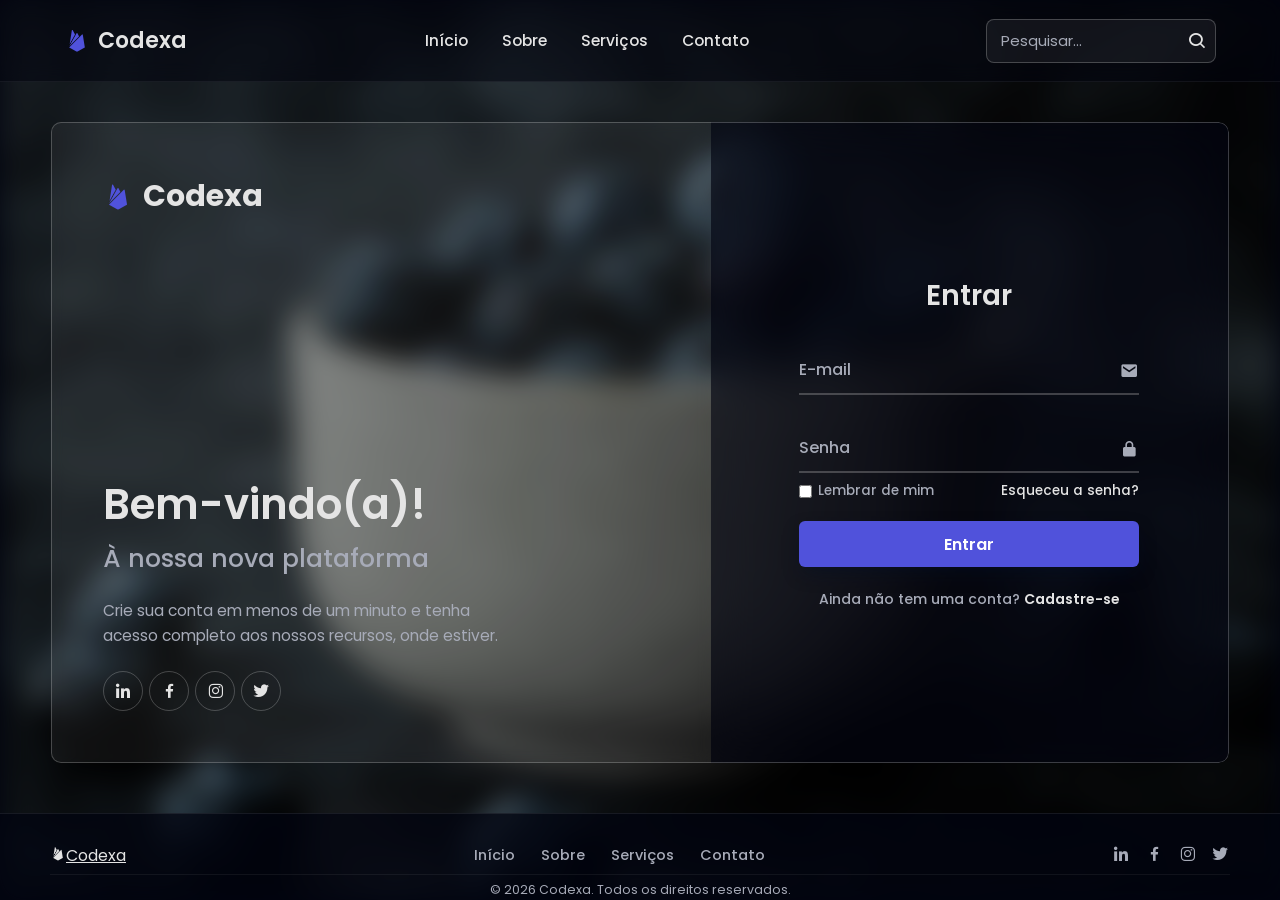
<file: index.html>
<!DOCTYPE html>
<html lang="pt-BR">

<head>
	<meta charset="UTF-8">
	<meta name="viewport" content="width=device-width, initial-scale=1.0">
	<title>Codexa — Entrar ou Criar Conta</title>
	<meta name="description" content="Acesse sua conta Codexa ou crie uma nova em segundos.">
	<link rel="preconnect" href="https://fonts.googleapis.com">
	<link href="https://fonts.googleapis.com/css2?family=Poppins:wght@400;500;600;700&display=swap" rel="stylesheet">
	<link href="https://unpkg.com/boxicons@2.1.4/css/boxicons.min.css" rel="stylesheet">
	<link rel="stylesheet" href="style/style.css">

	<link rel="icon" href="images/apple-touch-icon.png" sizes="any">
	<link rel="icon" type="image/png" sizes="32x32" href="images/background.jpg">
	<link rel="apple-touch-icon" href="images/favicon-32x32.png">
</head>

<body>

	<header class="header">
		<a href="index.html" class="logo"><i class='bx bxl-firebase'></i>Codexa</a>

		<nav class="navbar">
			<a href="index.html" aria-current="page">Início</a>
			<a href="sobre.html">Sobre</a>
			<a href="servicos.html">Serviços</a>
			<a href="contato.html">Contato</a>
		</nav>

		<form action="#" class="search-bar">
			<input type="text" placeholder="Pesquisar..." aria-label="Pesquisar">
			<button type="submit" aria-label="Buscar"><i class="bx bx-search"></i></button>
		</form>

		<button class="menu-toggle" id="menuToggle" aria-label="Abrir menu" aria-expanded="false">
			<i class='bx bx-menu'></i>
		</button>
	</header>

	<div class="mobile-nav" id="mobileNav">
		<a href="index.html" aria-current="page">Início</a>
		<a href="sobre.html">Sobre</a>
		<a href="servicos.html">Serviços</a>
		<a href="contato.html">Contato</a>
		<form action="#" class="search-bar search-bar-mobile">
			<input type="text" placeholder="Pesquisar..." aria-label="Pesquisar">
			<button type="submit" aria-label="Buscar"><i class="bx bx-search"></i></button>
		</form>
	</div>

	<div class="background"></div>

	<main class="container">
		<div class="content">
			<h2 class="logo"><i class='bx bxl-firebase'></i>Codexa</h2>

			<div class="text-sci">
				<h1>Bem-vindo(a)!<br><span>À nossa nova plataforma</span></h1>
				<p>Crie sua conta em menos de um minuto e tenha acesso completo aos nossos recursos, onde estiver.</p>

				<div class="social-icons">
					<a href="#" aria-label="LinkedIn"><i class="bx bxl-linkedin"></i></a>
					<a href="#" aria-label="Facebook"><i class="bx bxl-facebook"></i></a>
					<a href="#" aria-label="Instagram"><i class="bx bxl-instagram"></i></a>
					<a href="#" aria-label="Twitter"><i class="bx bxl-twitter"></i></a>
				</div>
			</div>
		</div>

		<div class="logreg-box" id="logregBox">
			<div class="form-box login">
				<form action="#" novalidate>
					<h2>Entrar</h2>

					<div class="input-box">
						<span class="icon"><i class='bx bxs-envelope'></i></span>
						<input type="email" id="loginEmail" placeholder=" " required>
						<label for="loginEmail">E-mail</label>
						<span class="error-msg">Informe um e-mail válido.</span>
					</div>

					<div class="input-box">
						<span class="icon toggle-password"><i class='bx bxs-lock-alt'></i></span>
						<input type="password" id="loginPassword" placeholder=" " required minlength="6">
						<label for="loginPassword">Senha</label>
						<span class="error-msg">A senha deve ter no mínimo 6 caracteres.</span>
					</div>

					<div class="remember-forgot">
						<label><input type="checkbox"> Lembrar de mim</label>
						<a href="#">Esqueceu a senha?</a>
					</div>

					<button type="submit" class="btn">Entrar</button>

					<div class="login-register">
						<p>Ainda não tem uma conta? <a href="#" class="register-link">Cadastre-se</a></p>
					</div>
				</form>
			</div>

			<div class="form-box register">
				<form action="#" novalidate>
					<h2>Criar conta</h2>

					<div class="input-box">
						<span class="icon"><i class='bx bxs-user'></i></span>
						<input type="text" id="registerName" placeholder=" " required>
						<label for="registerName">Nome</label>
						<span class="error-msg">Informe seu nome.</span>
					</div>

					<div class="input-box">
						<span class="icon"><i class='bx bxs-envelope'></i></span>
						<input type="email" id="registerEmail" placeholder=" " required>
						<label for="registerEmail">E-mail</label>
						<span class="error-msg">Informe um e-mail válido.</span>
					</div>

					<div class="input-box">
						<span class="icon toggle-password"><i class='bx bxs-lock-alt'></i></span>
						<input type="password" id="registerPassword" placeholder=" " required minlength="6">
						<label for="registerPassword">Senha</label>
						<span class="error-msg">A senha deve ter no mínimo 6 caracteres.</span>
					</div>

					<div class="remember-forgot">
						<label><input type="checkbox" required> Concordo com os termos e condições</label>
					</div>

					<button type="submit" class="btn">Cadastrar</button>

					<div class="login-register">
						<p>Já tem uma conta? <a href="#" class="login-link">Entrar</a></p>
					</div>
				</form>
			</div>
		</div>
	</main>

	<footer class="site-footer">
		<div class="footer-inner">
			<a href="index.html" class="logo"><i class='bx bxl-firebase'></i>Codexa</a>
			<nav class="footer-links">
				<a href="index.html">Início</a>
				<a href="sobre.html">Sobre</a>
				<a href="servicos.html">Serviços</a>
				<a href="contato.html">Contato</a>
			</nav>
			<div class="footer-socials">
				<a href="#" aria-label="LinkedIn"><i class="bx bxl-linkedin"></i></a>
				<a href="#" aria-label="Facebook"><i class="bx bxl-facebook"></i></a>
				<a href="#" aria-label="Instagram"><i class="bx bxl-instagram"></i></a>
				<a href="#" aria-label="Twitter"><i class="bx bxl-twitter"></i></a>
			</div>
		</div>
		<p class="footer-copy">© 2026 Codexa. Todos os direitos reservados.</p>
	</footer>

	<script src="js/script.js"></script>
</body>

</html>
</file>
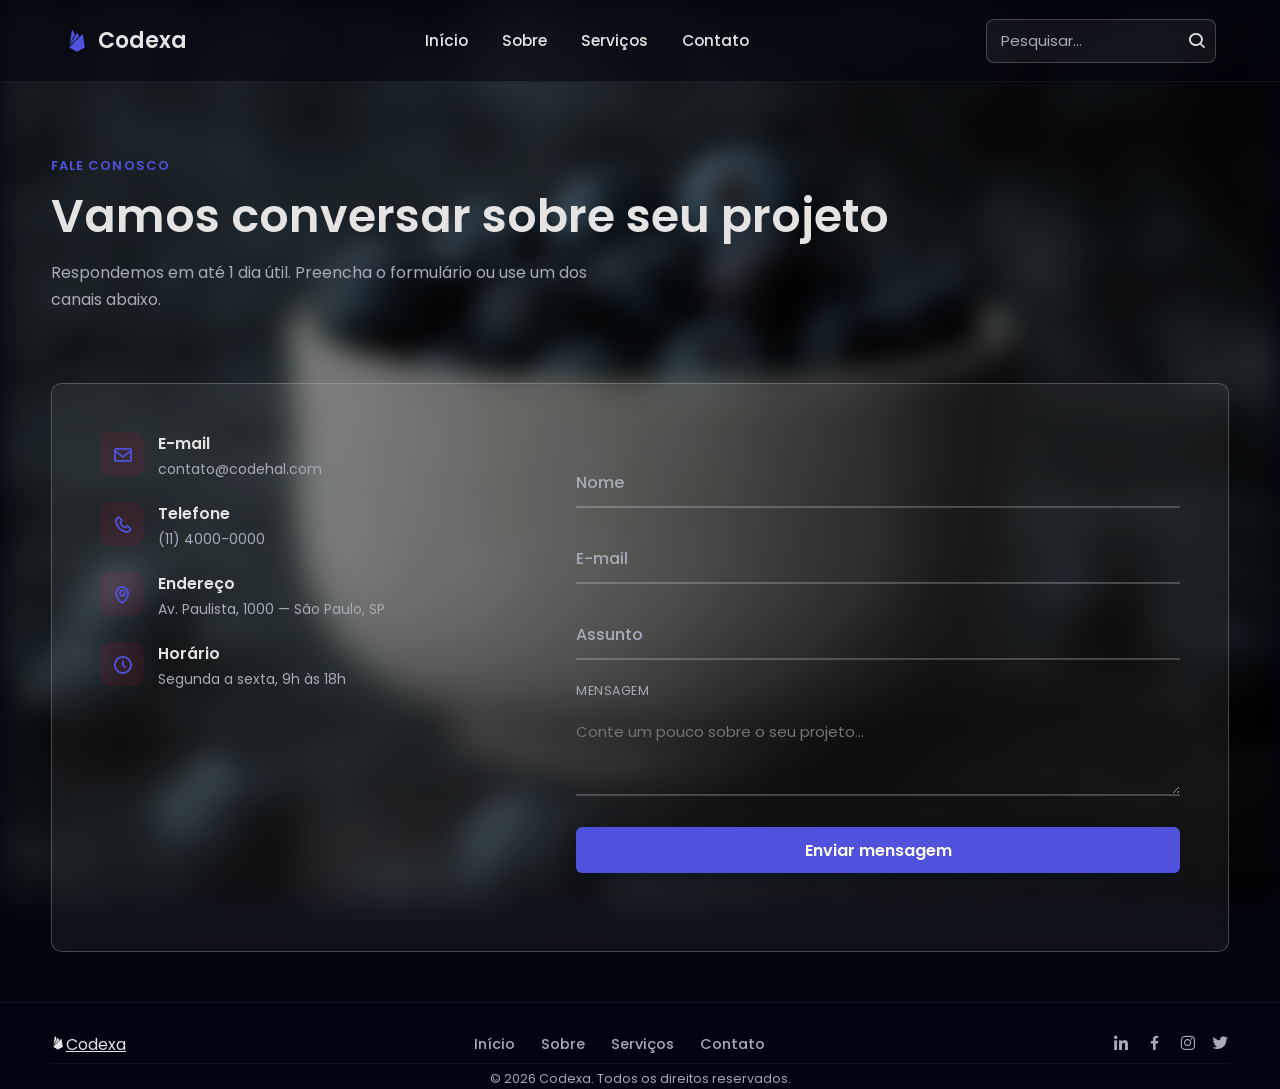
<file: contato.html>
<!DOCTYPE html>
<html lang="pt-BR">
<head>
	<meta charset="UTF-8">
	<meta name="viewport" content="width=device-width, initial-scale=1.0">
	<title>Contato — Codexa</title>
	<meta name="description" content="Fale com a equipe Codexa: e-mail, telefone e formulário de contato.">
	<link rel="preconnect" href="https://fonts.googleapis.com">
	<link href="https://fonts.googleapis.com/css2?family=Poppins:wght@400;500;600;700&display=swap" rel="stylesheet">
	<link href="https://unpkg.com/boxicons@2.1.4/css/boxicons.min.css" rel="stylesheet">
	<link rel="stylesheet" href="style/style.css">

	<link rel="icon" href="images/apple-touch-icon.png" sizes="any">
	<link rel="icon" type="image/png" sizes="32x32" href="images/background.jpg">
	<link rel="apple-touch-icon" href="images/favicon-32x32.png">
</head>
<body>

<header class="header">
	<a href="index.html" class="logo"><i class='bx bxl-firebase'></i>Codexa</a>

	<nav class="navbar">
		<a href="index.html">Início</a>
		<a href="sobre.html">Sobre</a>
		<a href="servicos.html">Serviços</a>
		<a href="contato.html" aria-current="page">Contato</a>
	</nav>

	<form action="#" class="search-bar">
		<input type="text" placeholder="Pesquisar..." aria-label="Pesquisar">
		<button type="submit" aria-label="Buscar"><i class="bx bx-search"></i></button>
	</form>

	<button class="menu-toggle" id="menuToggle" aria-label="Abrir menu" aria-expanded="false">
		<i class='bx bx-menu'></i>
	</button>
</header>

<div class="mobile-nav" id="mobileNav">
	<a href="index.html">Início</a>
	<a href="sobre.html">Sobre</a>
	<a href="servicos.html">Serviços</a>
	<a href="contato.html" aria-current="page">Contato</a>
	<form action="#" class="search-bar search-bar-mobile">
		<input type="text" placeholder="Pesquisar..." aria-label="Pesquisar">
		<button type="submit" aria-label="Buscar"><i class="bx bx-search"></i></button>
	</form>
</div>

<div class="background"></div>

<main>
	<section class="page-hero">
		<span class="eyebrow">Fale conosco</span>
		<h1>Vamos conversar sobre seu projeto</h1>
		<p>Responde​mos em até 1 dia útil. Preencha o formulário ou use um dos canais abaixo.</p>
	</section>

	<section class="page-section">
		<div class="section-card contact-grid">
			<div class="contact-info">
				<div class="contact-info-item">
					<div class="icon-badge"><i class='bx bx-envelope'></i></div>
					<div>
						<h3>E-mail</h3>
						<p>contato@codehal.com</p>
					</div>
				</div>
				<div class="contact-info-item">
					<div class="icon-badge"><i class='bx bx-phone'></i></div>
					<div>
						<h3>Telefone</h3>
						<p>(11) 4000-0000</p>
					</div>
				</div>
				<div class="contact-info-item">
					<div class="icon-badge"><i class='bx bx-map'></i></div>
					<div>
						<h3>Endereço</h3>
						<p>Av. Paulista, 1000 — São Paulo, SP</p>
					</div>
				</div>
				<div class="contact-info-item">
					<div class="icon-badge"><i class='bx bx-time-five'></i></div>
					<div>
						<h3>Horário</h3>
						<p>Segunda a sexta, 9h às 18h</p>
					</div>
				</div>
			</div>

			<div class="contact-form-box">
				<form action="#" novalidate>
					<div class="input-box">
						<input type="text" id="contactName" placeholder=" " required>
						<label for="contactName">Nome</label>
						<span class="error-msg">Informe seu nome.</span>
					</div>

					<div class="input-box">
						<input type="email" id="contactEmail" placeholder=" " required>
						<label for="contactEmail">E-mail</label>
						<span class="error-msg">Informe um e-mail válido.</span>
					</div>

					<div class="input-box">
						<input type="text" id="contactSubject" placeholder=" " required>
						<label for="contactSubject">Assunto</label>
						<span class="error-msg">Informe o assunto.</span>
					</div>

					<span class="field-label" style="margin-top: 22px; display: block;">Mensagem</span>
					<textarea id="contactMessage" required placeholder="Conte um pouco sobre o seu projeto..."></textarea>

					<button type="submit" class="btn" style="margin-top: 24px;">Enviar mensagem</button>
					<p class="form-feedback" aria-live="polite"></p>
				</form>
			</div>
		</div>
	</section>
</main>

<footer class="site-footer">
	<div class="footer-inner">
		<a href="index.html" class="logo"><i class='bx bxl-firebase'></i>Codexa</a>
		<nav class="footer-links">
			<a href="index.html">Início</a>
			<a href="sobre.html">Sobre</a>
			<a href="servicos.html">Serviços</a>
			<a href="contato.html">Contato</a>
		</nav>
		<div class="footer-socials">
			<a href="#" aria-label="LinkedIn"><i class="bx bxl-linkedin"></i></a>
			<a href="#" aria-label="Facebook"><i class="bx bxl-facebook"></i></a>
			<a href="#" aria-label="Instagram"><i class="bx bxl-instagram"></i></a>
			<a href="#" aria-label="Twitter"><i class="bx bxl-twitter"></i></a>
		</div>
	</div>
	<p class="footer-copy">© 2026 Codexa. Todos os direitos reservados.</p>
</footer>

<script src="js/script.js"></script>
</body>
</html>
</file>
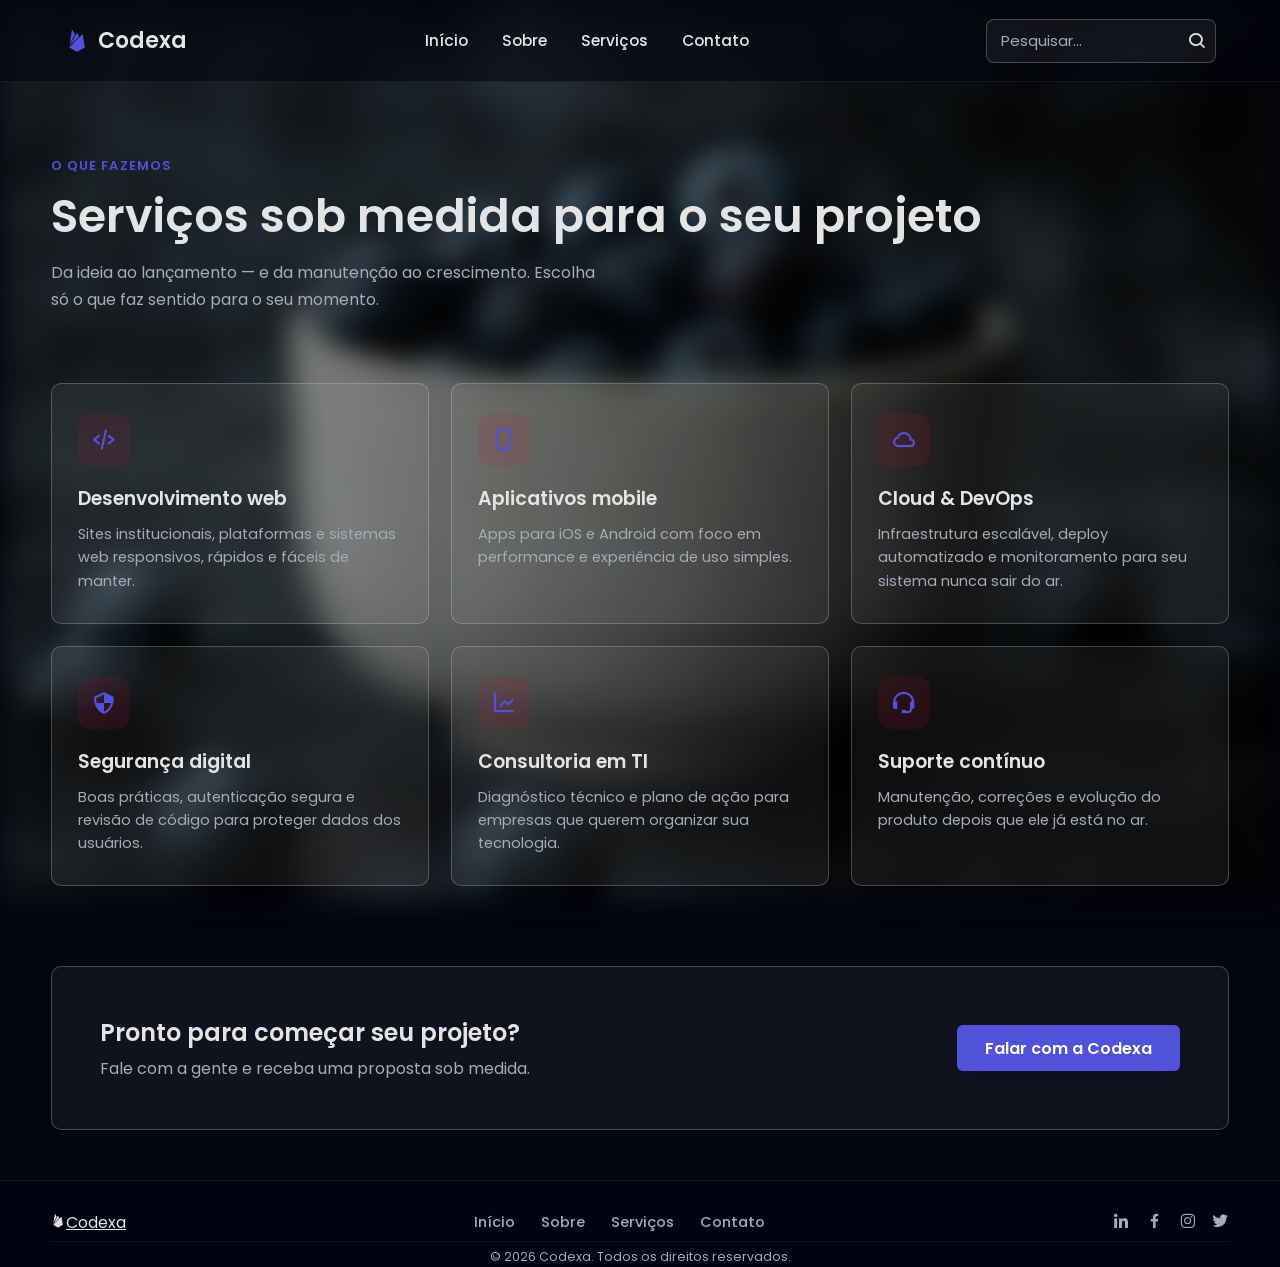
<file: servicos.html>
<!DOCTYPE html>
<html lang="pt-BR">
<head>
	<meta charset="UTF-8">
	<meta name="viewport" content="width=device-width, initial-scale=1.0">
	<title>Serviços — Codexa</title>
	<meta name="description" content="Conheça os serviços da Codexa: desenvolvimento web, apps mobile, consultoria, cloud e mais.">
	<link rel="preconnect" href="https://fonts.googleapis.com">
	<link href="https://fonts.googleapis.com/css2?family=Poppins:wght@400;500;600;700&display=swap" rel="stylesheet">
	<link href="https://unpkg.com/boxicons@2.1.4/css/boxicons.min.css" rel="stylesheet">
	<link rel="stylesheet" href="style/style.css">

	<link rel="icon" href="images/apple-touch-icon.png" sizes="any">
	<link rel="icon" type="image/png" sizes="32x32" href="images/background.jpg">
	<link rel="apple-touch-icon" href="images/favicon-32x32.png">
</head>
<body>

<header class="header">
	<a href="index.html" class="logo"><i class='bx bxl-firebase'></i>Codexa</a>

	<nav class="navbar">
		<a href="index.html">Início</a>
		<a href="sobre.html">Sobre</a>
		<a href="servicos.html" aria-current="page">Serviços</a>
		<a href="contato.html">Contato</a>
	</nav>

	<form action="#" class="search-bar">
		<input type="text" placeholder="Pesquisar..." aria-label="Pesquisar">
		<button type="submit" aria-label="Buscar"><i class="bx bx-search"></i></button>
	</form>

	<button class="menu-toggle" id="menuToggle" aria-label="Abrir menu" aria-expanded="false">
		<i class='bx bx-menu'></i>
	</button>
</header>

<div class="mobile-nav" id="mobileNav">
	<a href="index.html">Início</a>
	<a href="sobre.html">Sobre</a>
	<a href="servicos.html" aria-current="page">Serviços</a>
	<a href="contato.html">Contato</a>
	<form action="#" class="search-bar search-bar-mobile">
		<input type="text" placeholder="Pesquisar..." aria-label="Pesquisar">
		<button type="submit" aria-label="Buscar"><i class="bx bx-search"></i></button>
	</form>
</div>

<div class="background"></div>

<main>
	<section class="page-hero">
		<span class="eyebrow">O que fazemos</span>
		<h1>Serviços sob medida para o seu projeto</h1>
		<p>Da ideia ao lançamento — e da manutenção ao crescimento. Escolha só o que faz sentido para o seu momento.</p>
	</section>

	<section class="page-section">
		<div class="service-grid">
			<div class="service-card">
				<div class="service-icon"><i class='bx bx-code-alt'></i></div>
				<h3>Desenvolvimento web</h3>
				<p>Sites institucionais, plataformas e sistemas web responsivos, rápidos e fáceis de manter.</p>
			</div>
			<div class="service-card">
				<div class="service-icon"><i class='bx bx-mobile-alt'></i></div>
				<h3>Aplicativos mobile</h3>
				<p>Apps para iOS e Android com foco em performance e experiência de uso simples.</p>
			</div>
			<div class="service-card">
				<div class="service-icon"><i class='bx bx-cloud'></i></div>
				<h3>Cloud &amp; DevOps</h3>
				<p>Infraestrutura escalável, deploy automatizado e monitoramento para seu sistema nunca sair do ar.</p>
			</div>
			<div class="service-card">
				<div class="service-icon"><i class='bx bx-shield-quarter'></i></div>
				<h3>Segurança digital</h3>
				<p>Boas práticas, autenticação segura e revisão de código para proteger dados dos usuários.</p>
			</div>
			<div class="service-card">
				<div class="service-icon"><i class='bx bx-line-chart'></i></div>
				<h3>Consultoria em TI</h3>
				<p>Diagnóstico técnico e plano de ação para empresas que querem organizar sua tecnologia.</p>
			</div>
			<div class="service-card">
				<div class="service-icon"><i class='bx bx-support'></i></div>
				<h3>Suporte contínuo</h3>
				<p>Manutenção, correções e evolução do produto depois que ele já está no ar.</p>
			</div>
		</div>
	</section>

	<section class="page-section">
		<div class="section-card" style="display: flex; align-items: center; justify-content: space-between; flex-wrap: wrap; gap: 20px;">
			<div>
				<h2 style="font-size: clamp(20px, 2.6vw, 24px); font-weight: 600; margin-bottom: 6px;">Pronto para começar seu projeto?</h2>
				<p style="margin: 0; color: var(--muted);">Fale com a gente e receba uma proposta sob medida.</p>
			</div>
			<a href="contato.html" class="btn" style="width: auto; padding: 0 28px;">Falar com a Codexa</a>
		</div>
	</section>
</main>

<footer class="site-footer">
	<div class="footer-inner">
		<a href="index.html" class="logo"><i class='bx bxl-firebase'></i>Codexa</a>
		<nav class="footer-links">
			<a href="index.html">Início</a>
			<a href="sobre.html">Sobre</a>
			<a href="servicos.html">Serviços</a>
			<a href="contato.html">Contato</a>
		</nav>
		<div class="footer-socials">
			<a href="#" aria-label="LinkedIn"><i class="bx bxl-linkedin"></i></a>
			<a href="#" aria-label="Facebook"><i class="bx bxl-facebook"></i></a>
			<a href="#" aria-label="Instagram"><i class="bx bxl-instagram"></i></a>
			<a href="#" aria-label="Twitter"><i class="bx bxl-twitter"></i></a>
		</div>
	</div>
	<p class="footer-copy">© 2026 Codexa. Todos os direitos reservados.</p>
</footer>

<script src="js/script.js"></script>
</body>
</html>
</file>
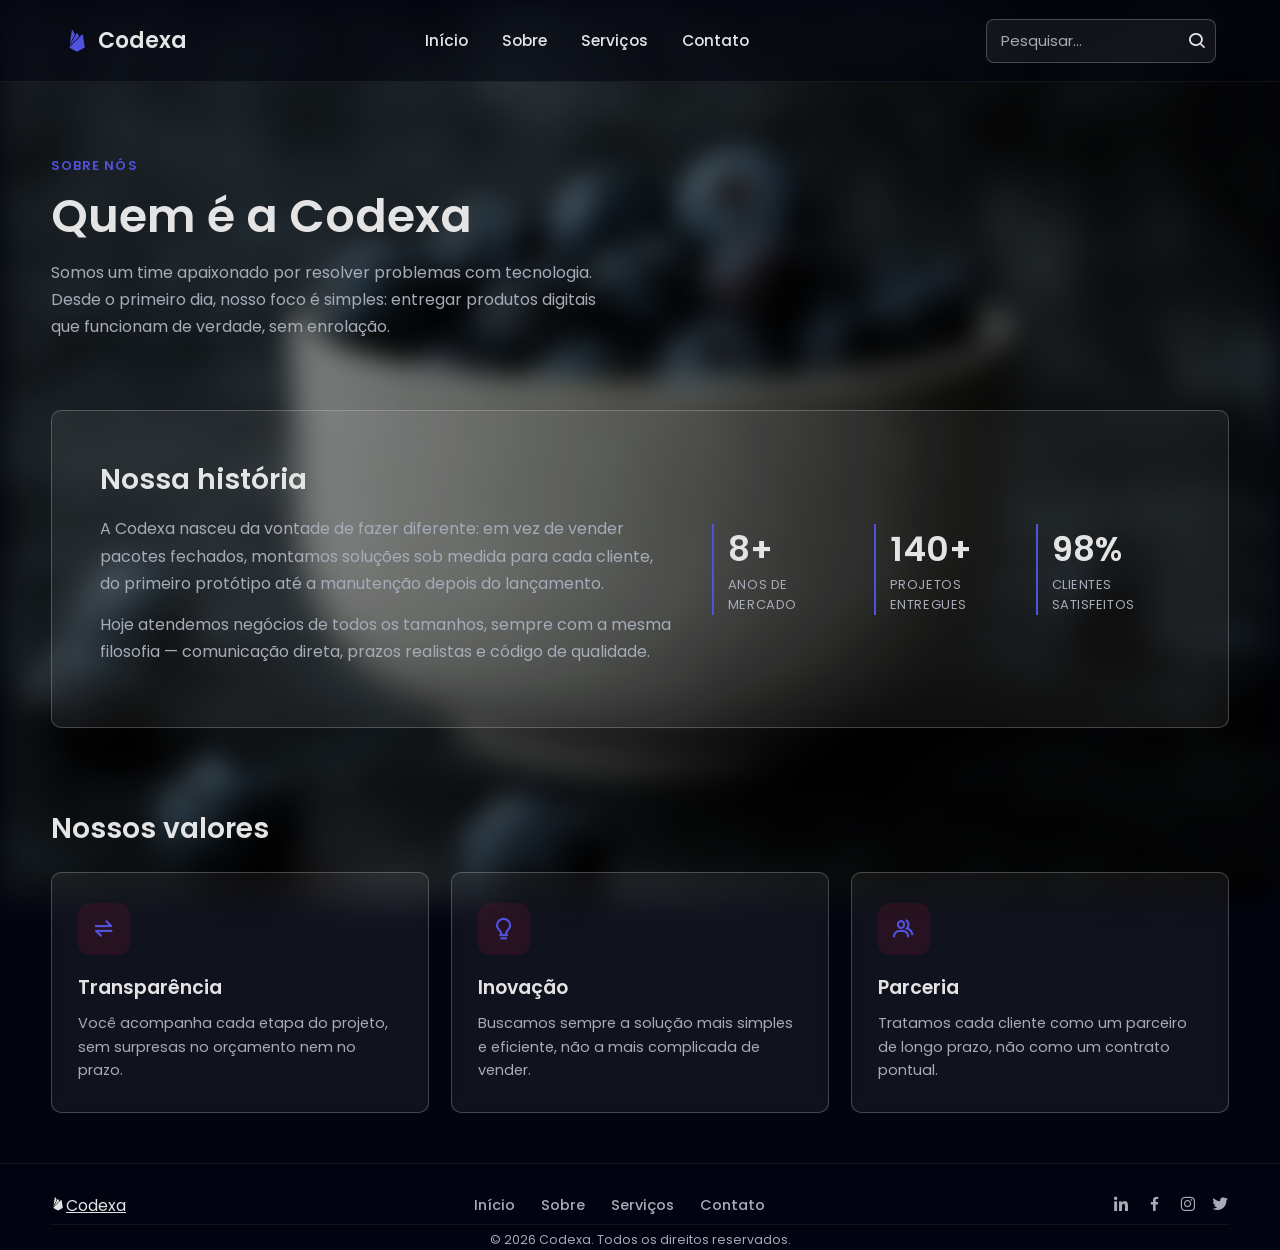
<file: sobre.html>
<!DOCTYPE html>
<html lang="pt-BR">
<head>
	<meta charset="UTF-8">
	<meta name="viewport" content="width=device-width, initial-scale=1.0">
	<title>Sobre — Codexa</title>
	<meta name="description" content="Conheça a história, a missão e os valores da Codexa.">
	<link rel="preconnect" href="https://fonts.googleapis.com">
	<link href="https://fonts.googleapis.com/css2?family=Poppins:wght@400;500;600;700&display=swap" rel="stylesheet">
	<link href="https://unpkg.com/boxicons@2.1.4/css/boxicons.min.css" rel="stylesheet">
	<link rel="stylesheet" href="style/style.css">

	<link rel="icon" href="images/apple-touch-icon.png" sizes="any">
	<link rel="icon" type="image/png" sizes="32x32" href="images/background.jpg">
	<link rel="apple-touch-icon" href="images/favicon-32x32.png">
</head>
<body>

<header class="header">
	<a href="index.html" class="logo"><i class='bx bxl-firebase'></i>Codexa</a>

	<nav class="navbar">
		<a href="index.html">Início</a>
		<a href="sobre.html" aria-current="page">Sobre</a>
		<a href="servicos.html">Serviços</a>
		<a href="contato.html">Contato</a>
	</nav>

	<form action="#" class="search-bar">
		<input type="text" placeholder="Pesquisar..." aria-label="Pesquisar">
		<button type="submit" aria-label="Buscar"><i class="bx bx-search"></i></button>
	</form>

	<button class="menu-toggle" id="menuToggle" aria-label="Abrir menu" aria-expanded="false">
		<i class='bx bx-menu'></i>
	</button>
</header>

<div class="mobile-nav" id="mobileNav">
	<a href="index.html">Início</a>
	<a href="sobre.html" aria-current="page">Sobre</a>
	<a href="servicos.html">Serviços</a>
	<a href="contato.html">Contato</a>
	<form action="#" class="search-bar search-bar-mobile">
		<input type="text" placeholder="Pesquisar..." aria-label="Pesquisar">
		<button type="submit" aria-label="Buscar"><i class="bx bx-search"></i></button>
	</form>
</div>

<div class="background"></div>

<main>
	<section class="page-hero">
		<span class="eyebrow">Sobre nós</span>
		<h1>Quem é a Codexa</h1>
		<p>Somos um time apaixonado por resolver problemas com tecnologia. Desde o primeiro dia, nosso foco é simples: entregar produtos digitais que funcionam de verdade, sem enrolação.</p>
	</section>

	<section class="page-section">
		<div class="section-card about-grid">
			<div>
				<h2>Nossa história</h2>
				<p>A Codexa nasceu da vontade de fazer diferente: em vez de vender pacotes fechados, montamos soluções sob medida para cada cliente, do primeiro protótipo até a manutenção depois do lançamento.</p>
				<p>Hoje atendemos negócios de todos os tamanhos, sempre com a mesma filosofia — comunicação direta, prazos realistas e código de qualidade.</p>
			</div>

			<div class="stats-row">
				<div class="stat-box">
					<div class="num">8+</div>
					<div class="label">Anos de mercado</div>
				</div>
				<div class="stat-box">
					<div class="num">140+</div>
					<div class="label">Projetos entregues</div>
				</div>
				<div class="stat-box">
					<div class="num">98%</div>
					<div class="label">Clientes satisfeitos</div>
				</div>
			</div>
		</div>
	</section>

	<section class="page-section">
		<h2 style="font-size: clamp(22px, 3vw, 28px); font-weight: 600; margin-bottom: 22px;">Nossos valores</h2>
		<div class="service-grid">
			<div class="service-card">
				<div class="service-icon"><i class='bx bx-transfer-alt'></i></div>
				<h3>Transparência</h3>
				<p>Você acompanha cada etapa do projeto, sem surpresas no orçamento nem no prazo.</p>
			</div>
			<div class="service-card">
				<div class="service-icon"><i class='bx bx-bulb'></i></div>
				<h3>Inovação</h3>
				<p>Buscamos sempre a solução mais simples e eficiente, não a mais complicada de vender.</p>
			</div>
			<div class="service-card">
				<div class="service-icon"><i class='bx bx-group'></i></div>
				<h3>Parceria</h3>
				<p>Tratamos cada cliente como um parceiro de longo prazo, não como um contrato pontual.</p>
			</div>
		</div>
	</section>
</main>

<footer class="site-footer">
	<div class="footer-inner">
		<a href="index.html" class="logo"><i class='bx bxl-firebase'></i>Codexa</a>
		<nav class="footer-links">
			<a href="index.html">Início</a>
			<a href="sobre.html">Sobre</a>
			<a href="servicos.html">Serviços</a>
			<a href="contato.html">Contato</a>
		</nav>
		<div class="footer-socials">
			<a href="#" aria-label="LinkedIn"><i class="bx bxl-linkedin"></i></a>
			<a href="#" aria-label="Facebook"><i class="bx bxl-facebook"></i></a>
			<a href="#" aria-label="Instagram"><i class="bx bxl-instagram"></i></a>
			<a href="#" aria-label="Twitter"><i class="bx bxl-twitter"></i></a>
		</div>
	</div>
	<p class="footer-copy">© 2026 Codexa. Todos os direitos reservados.</p>
</footer>

<script src="js/script.js"></script>
</body>
</html>
</file>
<file: style/style.css>
:root {
	--bg: #020410;
	--ink: #e4e4e4;
	--muted: #a7abb8;
	--accent: #5052db;
	--accent-hover: #5052db;
	--glass: rgba(255, 255, 255, 0.06);
	--border: rgba(228, 228, 228, 0.25);
	--radius: 10px;
	--header-h: 82px;
}

* {
	margin: 0;
	padding: 0;
	box-sizing: border-box;
	font-family: 'Poppins', sans-serif;
}

html {
	scroll-behavior: smooth;
}

body {
	background: var(--bg);
	color: var(--ink);
	min-height: 100vh;
	overflow-x: hidden;
}

a {
	color: inherit;
}

button {
	font-family: inherit;
}

/* ---------------- Header ---------------- */
.header {
	position: fixed;
	top: 0;
	left: 0;
	width: 100%;
	height: var(--header-h);
	padding: 0 5%;
	background: rgba(2, 4, 16, 0.55);
	backdrop-filter: blur(10px);
	border-bottom: 1px solid rgba(255, 255, 255, 0.06);
	display: flex;
	justify-content: space-between;
	align-items: center;
	z-index: 200;
}

.header .logo {
	font-size: 22px;
	font-weight: 600;
	text-decoration: none;
	display: flex;
	align-items: center;
	gap: 8px;
	white-space: nowrap;
}

.header .logo i {
	font-size: 26px;
	color: var(--accent-hover);
}

.navbar {
	display: flex;
	gap: 34px;
}

.navbar a {
	position: relative;
	font-size: 15.5px;
	color: var(--ink);
	text-decoration: none;
	font-weight: 500;
}

.navbar a::after {
	content: '';
	position: absolute;
	left: 0;
	bottom: -6px;
	width: 100%;
	height: 2px;
	background: var(--accent-hover);
	border-radius: 5px;
	transform: translateY(10px);
	opacity: 0;
	transition: 0.3s ease;
}

.navbar a:hover::after,
.navbar a:focus-visible::after {
	transform: translateY(0);
	opacity: 1;
}

.search-bar {
	width: 230px;
	height: 44px;
	background: var(--glass);
	border: 1px solid var(--border);
	border-radius: 8px;
	display: flex;
	align-items: center;
	transition: border-color 0.2s ease;
}

.search-bar:focus-within {
	border-color: var(--accent-hover);
}

.search-bar input {
	width: 100%;
	height: 100%;
	background: transparent;
	border: none;
	outline: none;
	font-size: 15px;
	color: var(--ink);
	padding-left: 14px;
}

.search-bar input::placeholder {
	color: var(--muted);
}

.search-bar button {
	width: 42px;
	height: 100%;
	background: transparent;
	border: none;
	outline: none;
	display: flex;
	justify-content: center;
	align-items: center;
	cursor: pointer;
	border-radius: 0 8px 8px 0;
}

.search-bar button i {
	font-size: 20px;
	color: var(--ink);
}

.menu-toggle {
	display: none;
	width: 42px;
	height: 42px;
	background: var(--glass);
	border: 1px solid var(--border);
	border-radius: 8px;
	color: var(--ink);
	font-size: 24px;
	align-items: center;
	justify-content: center;
	cursor: pointer;
}

.menu-toggle:focus-visible,
.search-bar button:focus-visible,
.navbar a:focus-visible,
.btn:focus-visible,
.header .logo:focus-visible {
	outline: 2px solid var(--accent-hover);
	outline-offset: 3px;
}

/* ---------------- Menu mobile ---------------- */
.mobile-nav {
	position: fixed;
	top: var(--header-h);
	left: 0;
	width: 100%;
	background: rgba(2, 4, 16, 0.97);
	border-bottom: 1px solid rgba(255, 255, 255, 0.08);
	display: flex;
	flex-direction: column;
	padding: 10px 6%;
	gap: 4px;
	transform: translateY(-12px);
	opacity: 0;
	visibility: hidden;
	pointer-events: none;
	transition: opacity 0.25s ease, transform 0.25s ease, visibility 0.25s;
	z-index: 199;
}

.mobile-nav.open {
	transform: translateY(0);
	opacity: 1;
	visibility: visible;
	pointer-events: auto;
}

.mobile-nav a {
	padding: 14px 4px;
	text-decoration: none;
	font-weight: 500;
	border-bottom: 1px solid rgba(255, 255, 255, 0.06);
}

.search-bar-mobile {
	width: 100%;
	margin: 14px 0 6px;
}

/* ---------------- Fundo ---------------- */
.background {
	position: fixed;
	inset: 0;
	width: 100%;
	height: 100%;
	background: url('../images/background.jpg') no-repeat center / cover;
	filter: blur(14px) brightness(0.55);
	z-index: -1;
}

/* ---------------- Container principal ---------------- */
.container {
	position: relative;
	margin: 0 auto;
	padding-top: calc(var(--header-h) + 40px);
	padding-bottom: 40px;
	width: min(1180px, 92%);
	min-height: calc(97vh - 70px);
	display: flex;
	align-items: stretch;
	gap: 0;
}

.container .content {
	width: 56%;
	padding: clamp(28px, 4vw, 70px);
	color: var(--ink);
	display: flex;
	justify-content: space-between;
	flex-direction: column;
	background: var(--glass);
	border: 1px solid var(--border);
	border-radius: var(--radius) 0 0 var(--radius);
	border-right: none;
	backdrop-filter: blur(6px);
}

.content .logo {
	font-size: clamp(24px, 2.4vw, 30px);
	display: flex;
	align-items: center;
	gap: 10px;
}

.content .logo i {
	color: var(--accent-hover);
}

.text-sci h1 {
	font-size: clamp(28px, 4vw, 42px);
	line-height: 1.15;
	font-weight: 600;
}

.text-sci h1 span {
	font-size: clamp(18px, 2.2vw, 25px);
	color: var(--muted);
	font-weight: 500;
}

.text-sci p {
	font-size: 15.5px;
	color: var(--muted);
	margin: 22px 0;
	max-width: 46ch;
	line-height: 1.6;
}

.social-icons {
	display: flex;
	gap: 6px;
}

.social-icons a {
	width: 40px;
	height: 40px;
	display: flex;
	align-items: center;
	justify-content: center;
	border-radius: 50%;
	border: 1px solid var(--border);
	text-decoration: none;
	transition: transform 0.25s ease, border-color 0.25s ease;
}

.social-icons a i {
	font-size: 19px;
	color: var(--ink);
}

.social-icons a:hover {
	transform: translateY(-3px);
	border-color: var(--accent-hover);
}

/* ---------------- Caixa de login/registro ---------------- */
.logreg-box {
	position: relative;
	width: 44%;
	overflow: hidden;
	border-radius: 0 var(--radius) var(--radius) 0;
}

.form-box {
	position: absolute;
	inset: 0;
	display: flex;
	justify-content: center;
	align-items: center;
	background: rgba(4, 6, 20, 0.55);
	backdrop-filter: blur(22px);
	border: 1px solid var(--border);
	border-left: none;
	border-radius: 0 var(--radius) var(--radius) 0;
	color: var(--ink);
	padding: 20px;
}

.form-box form {
	width: 100%;
	max-width: 340px;
}

.form-box.login {
	transform: translateX(0);
	transition: transform 0.6s ease;
	transition-delay: 0.7s;
}

.logreg-box.active .form-box.login {
	transform: translateX(100%);
	transition-delay: 0s;
}

.form-box.register {
	transform: translateX(100%);
	transition: transform 0.6s ease;
	transition-delay: 0s;
}

.logreg-box.active .form-box.register {
	transform: translateX(0);
	transition-delay: 0.7s;
}

.form-box h2 {
	font-size: 28px;
	font-weight: 600;
	text-align: center;
	margin-bottom: 6px;
}

.form-box .input-box {
	position: relative;
	width: 100%;
	height: 50px;
	border-bottom: 2px solid var(--border);
	margin: 28px 0 8px;
}

.input-box input {
	width: 100%;
	height: 100%;
	background: transparent;
	border: none;
	outline: none;
	font-size: 16px;
	color: var(--ink);
	font-weight: 500;
	padding-right: 28px;
}

.input-box label {
	position: absolute;
	top: 50%;
	left: 0;
	transform: translateY(-50%);
	font-size: 16px;
	font-weight: 500;
	color: var(--muted);
	pointer-events: none;
	transition: 0.3s ease;
}

.input-box input:focus ~ label,
.input-box input:valid ~ label,
.input-box input:not(:placeholder-shown) ~ label {
	top: -5px;
	font-size: 12.5px;
	color: var(--accent-hover);
}

.input-box .icon {
	position: absolute;
	top: 13px;
	right: 0;
	font-size: 19px;
	color: var(--muted);
}

.input-box .toggle-password {
	cursor: pointer;
	pointer-events: auto;
}

.input-box .error-msg {
	display: none;
	position: absolute;
	bottom: -20px;
	left: 0;
	font-size: 12px;
	color: #ff6b6b;
}

.input-box.invalid {
	border-bottom-color: #ff6b6b;
}

.input-box.invalid .error-msg {
	display: block;
}

.form-box .remember-forgot {
	font-size: 13.5px;
	font-weight: 500;
	margin: 8px 0 20px;
	display: flex;
	justify-content: space-between;
	align-items: center;
	flex-wrap: wrap;
	gap: 8px;
	color: var(--muted);
}

.remember-forgot label {
	display: flex;
	align-items: center;
	gap: 6px;
}

.remember-forgot label input {
	accent-color: var(--accent-hover);
}

.remember-forgot a {
	text-decoration: none;
	color: var(--ink);
}

.remember-forgot a:hover {
	text-decoration: underline;
}

.btn {
	width: 100%;
	height: 46px;
	background: var(--accent);
	border: none;
	outline: none;
	border-radius: 6px;
	cursor: pointer;
	font-size: 16px;
	color: #fff;
	font-weight: 600;
	box-shadow: 0 8px 20px -6px rgba(3, 15, 39, 0.6);
	transition: background 0.25s ease, transform 0.15s ease;
	display: inline-flex;
	align-items: center;
	justify-content: center;
	text-decoration: none;
	white-space: nowrap;
}

.btn:hover {
	background: var(--accent-hover);
	transform: translateY(-2px);
}

.form-box .login-register {
	font-size: 14px;
	font-weight: 500;
	text-align: center;
	margin-top: 22px;
	color: var(--muted);
}

.login-register p a {
	color: var(--ink);
	font-weight: 600;
	text-decoration: none;
}

.login-register p a:hover {
	text-decoration: underline;
}

@media (prefers-reduced-motion: reduce) {
	*,
	*::before,
	*::after {
		transition: none !important;
		animation: none !important;
	}
}

/* ---------------- Responsivo ---------------- */
@media (max-width: 1024px) {
	.container .content {
		width: 52%;
		padding: 40px;
	}
	.logreg-box {
		width: 48%;
	}
}

@media (max-width: 860px) {
	.navbar,
	.header .search-bar {
		display: none;
	}
	.menu-toggle {
		display: flex;
	}

	.container {
		flex-direction: column;
		padding-top: calc(var(--header-h) + 24px);
	}
	.container .content,
	.logreg-box {
		width: 100%;
	}
	.container .content {
		border-radius: var(--radius) var(--radius) 0 0;
		border-right: 1px solid var(--border);
		border-bottom: none;
	}
	.logreg-box {
		height: 640px;
		border-radius: 0 0 var(--radius) var(--radius);
	}
	.form-box {
		border-radius: 0 0 var(--radius) var(--radius);
		border-left: 1px solid var(--border);
		border-top: none;
	}
}

/* ---------------- Rodapé ---------------- */
.site-footer {
	position: relative;
	margin-top: 10px;
	padding: 27px 2% 1px;
	background: rgba(2, 4, 16, 0.75);
	border-top: 1px solid rgba(255, 255, 255, 0.08);
}

.footer-inner {
	display: flex;
	align-items: center;
	justify-content: space-between;
	flex-wrap: wrap;
	gap: 18px;
	max-width: 1180px;
	margin: 0 auto;
}

.footer-links {
	display: flex;
	gap: 26px;
	flex-wrap: wrap;
}

.footer-links a {
	text-decoration: none;
	font-size: 14.5px;
	font-weight: 500;
	color: var(--muted);
	transition: color 0.2s ease;
}

.footer-links a:hover {
	color: var(--ink);
}

.footer-socials {
	display: flex;
	gap: 14px;
}

.footer-socials a {
	font-size: 19px;
	color: var(--muted);
	text-decoration: none;
	transition: color 0.2s ease, transform 0.2s ease;
}

.footer-socials a:hover {
	color: var(--accent-hover);
	transform: translateY(-2px);
}

.footer-copy {
	max-width: 1180px;
	margin: 4px auto 0;
	font-size: 12.5px;
	color: var(--muted);
	text-align: center;
	border-top: 1px solid rgba(255, 255, 255, 0.06);
	padding-top: 6px;
}

/* ---------------- Páginas internas (sobre / serviços / contato) ---------------- */
.page-hero {
	position: relative;
	width: min(1180px, 92%);
	margin: 0 auto;
	padding: calc(var(--header-h) + 70px) 0 30px;
}

.page-hero .eyebrow {
	display: inline-block;
	font-size: 13px;
	font-weight: 600;
	letter-spacing: 0.08em;
	text-transform: uppercase;
	color: var(--accent-hover);
	margin-bottom: 14px;
}

.page-hero h1 {
	font-size: clamp(30px, 5vw, 46px);
	font-weight: 600;
	line-height: 1.15;
	margin-bottom: 16px;
}

.page-hero p {
	font-size: 16px;
	color: var(--muted);
	max-width: 56ch;
	line-height: 1.7;
}

.page-section {
	position: relative;
	width: min(1180px, 92%);
	margin: 0 auto;
	padding: 40px 0;
}

.section-card {
	background: var(--glass);
	border: 1px solid var(--border);
	border-radius: var(--radius);
	backdrop-filter: blur(10px);
	padding: clamp(24px, 4vw, 48px);
}

/* Sobre: colunas + estatísticas */
.about-grid {
	display: grid;
	grid-template-columns: 1.1fr 0.9fr;
	gap: 40px;
	align-items: center;
}

.about-grid h2 {
	font-size: clamp(22px, 3vw, 28px);
	font-weight: 600;
	margin-bottom: 14px;
}

.about-grid p {
	color: var(--muted);
	line-height: 1.7;
	margin-bottom: 14px;
}

.stats-row {
	display: grid;
	grid-template-columns: repeat(3, 1fr);
	gap: 18px;
}

.stat-box {
	border-left: 2px solid var(--accent-hover);
	padding-left: 14px;
}

.stat-box .num {
	font-size: clamp(26px, 3vw, 34px);
	font-weight: 600;
	color: var(--ink);
}

.stat-box .label {
	font-size: 13px;
	color: var(--muted);
	text-transform: uppercase;
	letter-spacing: 0.04em;
}

/* Serviços: grade de cartões */
.service-grid {
	display: grid;
	grid-template-columns: repeat(3, 1fr);
	gap: 22px;
}

.service-card {
	background: var(--glass);
	border: 1px solid var(--border);
	border-radius: var(--radius);
	padding: 30px 26px;
	backdrop-filter: blur(10px);
	transition: transform 0.25s ease, border-color 0.25s ease;
}

.service-card:hover {
	transform: translateY(-4px);
	border-color: var(--accent-hover);
}

.service-card .service-icon {
	width: 52px;
	height: 52px;
	border-radius: 12px;
	background: rgba(196, 16, 61, 0.12);
	display: flex;
	align-items: center;
	justify-content: center;
	margin-bottom: 18px;
}

.service-card .service-icon i {
	font-size: 26px;
	color: var(--accent-hover);
}

.service-card h3 {
	font-size: 19px;
	font-weight: 600;
	margin-bottom: 10px;
}

.service-card p {
	font-size: 14.5px;
	color: var(--muted);
	line-height: 1.6;
}

/* Contato */
.contact-grid {
	display: grid;
	grid-template-columns: 0.85fr 1.15fr;
	gap: 30px;
}

.contact-info {
	display: flex;
	flex-direction: column;
	gap: 22px;
}

.contact-info-item {
	display: flex;
	gap: 14px;
	align-items: flex-start;
}

.contact-info-item .icon-badge {
	width: 44px;
	height: 44px;
	flex-shrink: 0;
	border-radius: 10px;
	background: rgba(196, 16, 61, 0.12);
	display: flex;
	align-items: center;
	justify-content: center;
}

.contact-info-item .icon-badge i {
	font-size: 21px;
	color: var(--accent-hover);
}

.contact-info-item h3 {
	font-size: 15.5px;
	font-weight: 600;
	margin-bottom: 4px;
}

.contact-info-item p {
	font-size: 14px;
	color: var(--muted);
	margin: 0;
}

.contact-form-box .input-box {
	position: relative;
	width: 100%;
	height: 50px;
	border-bottom: 2px solid var(--border);
	margin: 26px 0 8px;
}

.contact-form-box textarea {
	width: 100%;
	background: transparent;
	border: none;
	border-bottom: 2px solid var(--border);
	outline: none;
	resize: vertical;
	min-height: 90px;
	font-size: 15px;
	color: var(--ink);
	font-family: 'Poppins', sans-serif;
	padding-top: 14px;
}

.contact-form-box .field-label {
	display: block;
	font-size: 12.5px;
	color: var(--muted);
	margin-bottom: 6px;
	text-transform: uppercase;
	letter-spacing: 0.04em;
}

.form-feedback {
	font-size: 13.5px;
	margin-top: 14px;
	min-height: 1.2em;
}

.form-feedback.success { color: #59d98a; }
.form-feedback.error { color: #ff6b6b; }

@media (max-width: 860px) {
	.about-grid,
	.contact-grid {
		grid-template-columns: 1fr;
	}
	.service-grid {
		grid-template-columns: repeat(2, 1fr);
	}
	.stats-row {
		grid-template-columns: 1fr 1fr;
		gap: 22px 18px;
	}
}

@media (max-width: 480px) {
	.service-grid {
		grid-template-columns: 1fr;
	}
	.stats-row {
		grid-template-columns: 1fr;
	}
	.footer-inner {
		flex-direction: column;
		text-align: center;
	}
}

@media (max-width: 480px) {
	.header {
		padding: 0 5%;
	}
	.container {
		width: 100%;
		padding-left: 4%;
		padding-right: 4%;
	}
	.logreg-box {
		height: 600px;
	}
	.form-box {
		padding: 14px;
	}
	.text-sci p {
		max-width: none;
	}
}
</file>
